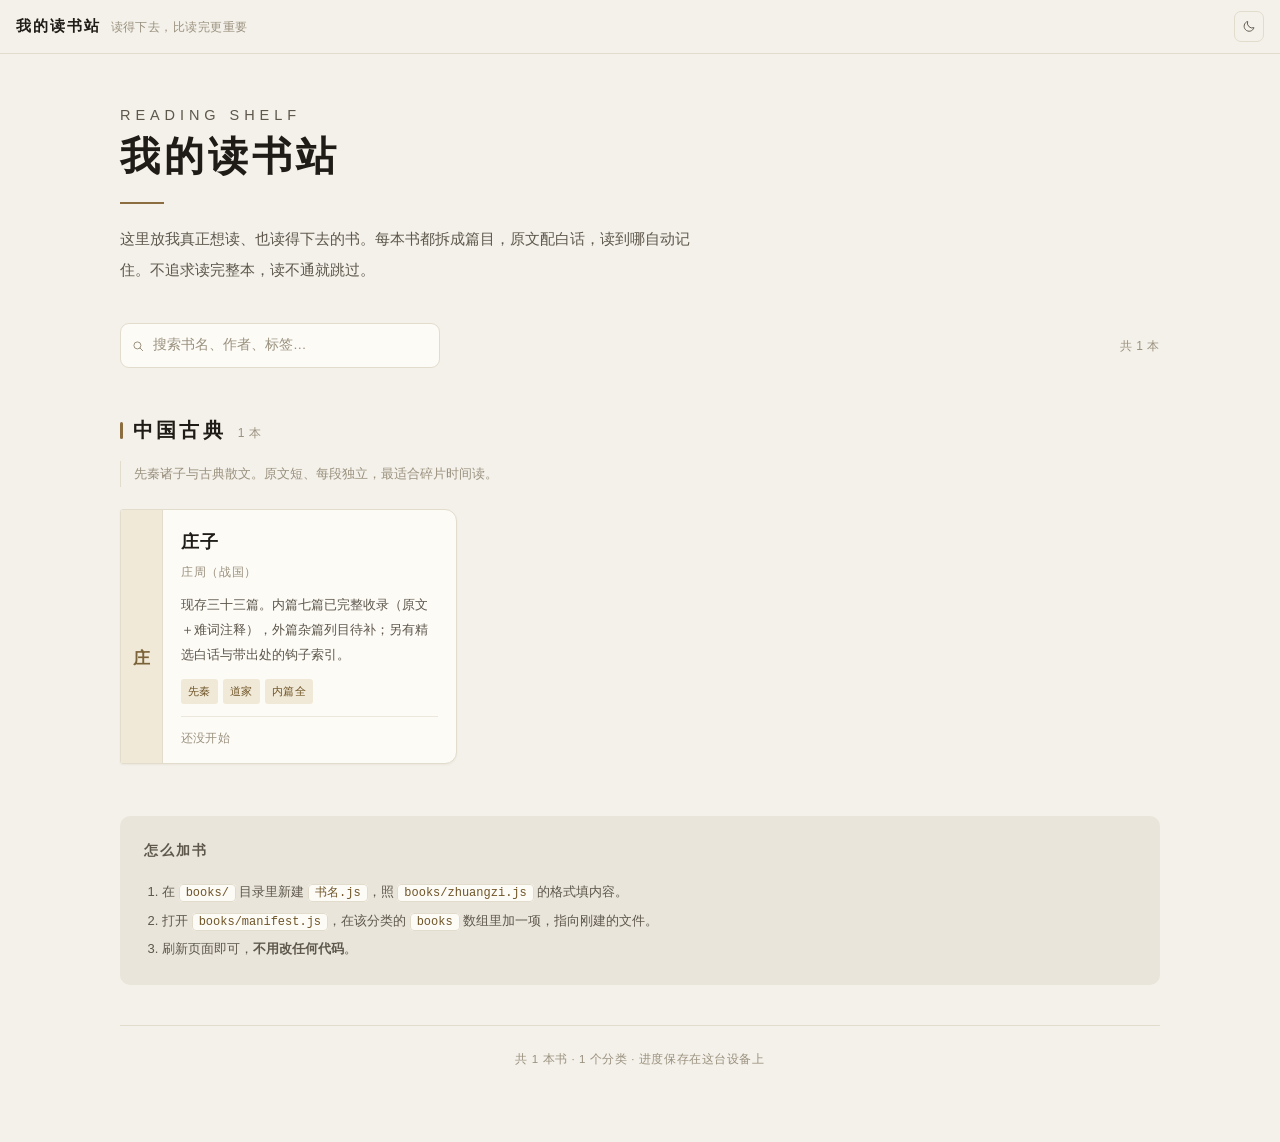
<file: index.html>
<!DOCTYPE html>
<html lang="zh-CN">
<head>
<meta charset="UTF-8">
<meta name="viewport" content="width=device-width, initial-scale=1.0, viewport-fit=cover">
<title>我的读书站</title>
<link rel="stylesheet" href="styles.css">
<script>
  /* 尽早应用深色模式，避免打开时白一下再变黑 */
  try {
    var s = JSON.parse(localStorage.getItem("lib.settings") || "{}");
    var t = (s.theme === "dark" || s.theme === "light") ? s.theme
          : (window.matchMedia("(prefers-color-scheme: dark)").matches ? "dark" : "light");
    document.documentElement.setAttribute("data-theme", t);
    if (typeof s.font === "number" && s.font >= 15 && s.font <= 30) {
      document.documentElement.style.setProperty("--fs", s.font + "px");
    }
  } catch (e) {}
</script>
</head>
<body class="shelf-page">

<!-- 图标库 -->
<svg style="display:none" aria-hidden="true">
  <symbol id="i-menu" viewBox="0 0 24 24"><path d="M4 7h16M4 12h16M4 17h16" fill="none" stroke="currentColor" stroke-width="1.7" stroke-linecap="round"/></symbol>
  <symbol id="i-back" viewBox="0 0 24 24"><path d="M14.5 6L9 12l5.5 6" fill="none" stroke="currentColor" stroke-width="1.9" stroke-linecap="round" stroke-linejoin="round"/></symbol>
  <symbol id="i-moon" viewBox="0 0 24 24"><path d="M20 14.5A8.2 8.2 0 0 1 9.5 4a8.4 8.4 0 1 0 10.5 10.5z" fill="none" stroke="currentColor" stroke-width="1.6" stroke-linejoin="round"/></symbol>
  <symbol id="i-sun" viewBox="0 0 24 24"><circle cx="12" cy="12" r="4" fill="none" stroke="currentColor" stroke-width="1.6"/><path d="M12 2.5v2.2M12 19.3v2.2M21.5 12h-2.2M4.7 12H2.5M18.7 5.3l-1.6 1.6M6.9 17.1l-1.6 1.6M18.7 18.7l-1.6-1.6M6.9 6.9L5.3 5.3" fill="none" stroke="currentColor" stroke-width="1.6" stroke-linecap="round"/></symbol>
  <symbol id="i-plus" viewBox="0 0 24 24"><path d="M12 6v12M6 12h12" fill="none" stroke="currentColor" stroke-width="1.8" stroke-linecap="round"/></symbol>
  <symbol id="i-minus" viewBox="0 0 24 24"><path d="M6 12h12" fill="none" stroke="currentColor" stroke-width="1.8" stroke-linecap="round"/></symbol>
  <symbol id="i-search" viewBox="0 0 24 24"><circle cx="11" cy="11" r="6" fill="none" stroke="currentColor" stroke-width="1.7"/><path d="M15.5 15.5L20 20" fill="none" stroke="currentColor" stroke-width="1.7" stroke-linecap="round"/></symbol>
</svg>

<header class="topbar">
  <div class="brand">
    <span class="brand-name" id="siteTitle">我的读书站</span>
    <span class="brand-sub" id="siteSubtitle"></span>
  </div>
  <div class="tools">
    <button class="tbtn icon-only" id="themeBtn" title="切换深色/浅色" aria-label="切换深色或浅色"></button>
  </div>
</header>

<main class="shelf">

  <section class="hero">
    <p class="hero-eyebrow">Reading Shelf</p>
    <h1 id="heroTitle"></h1>
    <div class="hero-rule"></div>
    <p id="heroIntro"></p>
  </section>

  <div class="shelf-bar">
    <div class="search-wrap">
      <svg class="icon" aria-hidden="true"><use href="#i-search"></use></svg>
      <input type="search" id="filter" class="filter" placeholder="搜索书名、作者、标签…" aria-label="搜索">
    </div>
    <span class="shelf-stat" id="shelfStat"></span>
  </div>

  <div id="categories"></div>

  <section class="howto">
    <h2>怎么加书</h2>
    <ol>
      <li>在 <code>books/</code> 目录里新建 <code>书名.js</code>，照 <code>books/zhuangzi.js</code> 的格式填内容。</li>
      <li>打开 <code>books/manifest.js</code>，在该分类的 <code>books</code> 数组里加一项，指向刚建的文件。</li>
      <li>刷新页面即可，<strong>不用改任何代码</strong>。</li>
    </ol>
  </section>

  <footer class="foot">
    <span id="footNote"></span>
  </footer>

</main>

<script src="books/manifest.js"></script>
<script src="js/store.js"></script>
<script src="js/shelf.js"></script>
</body>
</html>
</file>
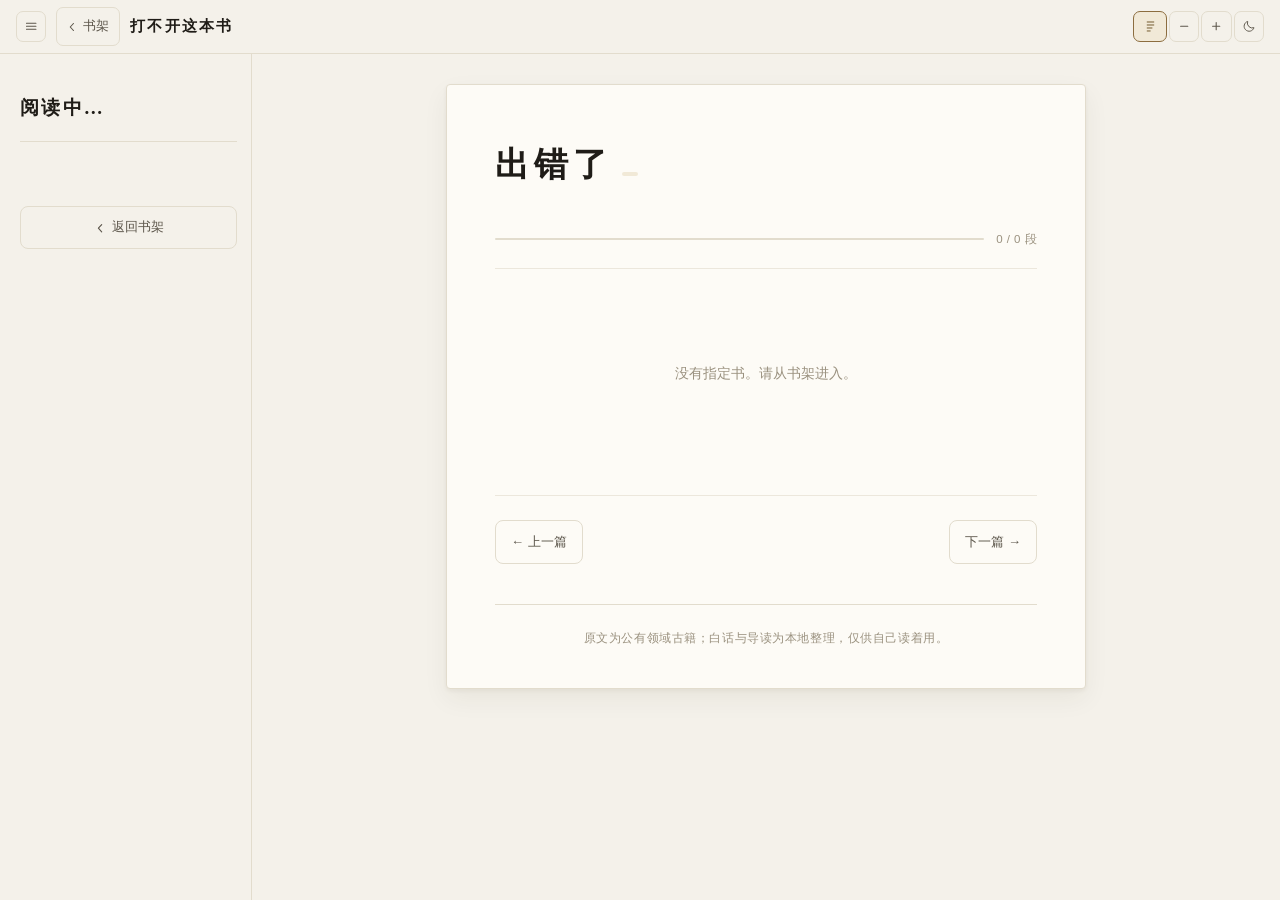
<file: reader.html>
<!DOCTYPE html>
<html lang="zh-CN">
<head>
<meta charset="UTF-8">
<meta name="viewport" content="width=device-width, initial-scale=1.0, viewport-fit=cover">
<title>阅读中…</title>
<link rel="stylesheet" href="styles.css">
<script>
  try {
    var s = JSON.parse(localStorage.getItem("lib.settings") || "{}");
    var t = (s.theme === "dark" || s.theme === "light") ? s.theme
          : (window.matchMedia("(prefers-color-scheme: dark)").matches ? "dark" : "light");
    document.documentElement.setAttribute("data-theme", t);
    if (typeof s.font === "number" && s.font >= 15 && s.font <= 30) {
      document.documentElement.style.setProperty("--fs", s.font + "px");
    }
  } catch (e) {}
</script>
</head>
<body class="reader-page">

<!-- 图标库 -->
<svg style="display:none" aria-hidden="true">
  <symbol id="i-menu" viewBox="0 0 24 24"><path d="M4 7h16M4 12h16M4 17h16" fill="none" stroke="currentColor" stroke-width="1.7" stroke-linecap="round"/></symbol>
  <symbol id="i-back" viewBox="0 0 24 24"><path d="M14.5 6L9 12l5.5 6" fill="none" stroke="currentColor" stroke-width="1.9" stroke-linecap="round" stroke-linejoin="round"/></symbol>
  <symbol id="i-right" viewBox="0 0 24 24"><path d="M9.5 6L15 12l-5.5 6" fill="none" stroke="currentColor" stroke-width="1.9" stroke-linecap="round" stroke-linejoin="round"/></symbol>
  <symbol id="i-moon" viewBox="0 0 24 24"><path d="M20 14.5A8.2 8.2 0 0 1 9.5 4a8.4 8.4 0 1 0 10.5 10.5z" fill="none" stroke="currentColor" stroke-width="1.6" stroke-linejoin="round"/></symbol>
  <symbol id="i-sun" viewBox="0 0 24 24"><circle cx="12" cy="12" r="4" fill="none" stroke="currentColor" stroke-width="1.6"/><path d="M12 2.5v2.2M12 19.3v2.2M21.5 12h-2.2M4.7 12H2.5M18.7 5.3l-1.6 1.6M6.9 17.1l-1.6 1.6M18.7 18.7l-1.6-1.6M6.9 6.9L5.3 5.3" fill="none" stroke="currentColor" stroke-width="1.6" stroke-linecap="round"/></symbol>
  <symbol id="i-plus" viewBox="0 0 24 24"><path d="M12 6v12M6 12h12" fill="none" stroke="currentColor" stroke-width="1.8" stroke-linecap="round"/></symbol>
  <symbol id="i-minus" viewBox="0 0 24 24"><path d="M6 12h12" fill="none" stroke="currentColor" stroke-width="1.8" stroke-linecap="round"/></symbol>
  <symbol id="i-para" viewBox="0 0 24 24"><path d="M7 5h11M7 10h11M7 15h8M7 20h5" fill="none" stroke="currentColor" stroke-width="1.6" stroke-linecap="round"/></symbol>
</svg>

<header class="topbar">
  <button class="tbtn icon-only menu-btn" id="menuBtn" aria-label="打开目录"></button>
  <a class="back-link" id="backBtn" href="index.html">
    <svg class="icon" aria-hidden="true"><use href="#i-back"></use></svg>书架
  </a>
  <div class="brand">
    <span class="brand-name" id="brandName">阅读中…</span>
    <span class="brand-sub" id="brandSub"></span>
  </div>
  <div class="tools">
    <button class="tbtn" id="modeBtn" title="显示或隐藏白话">对照</button>
    <button class="tbtn icon-only" id="fontDec" title="缩小字号" aria-label="缩小字号"><svg class="icon"><use href="#i-minus"></use></svg></button>
    <button class="tbtn icon-only" id="fontInc" title="放大字号" aria-label="放大字号"><svg class="icon"><use href="#i-plus"></use></svg></button>
    <button class="tbtn icon-only" id="themeBtn" title="切换深色/浅色" aria-label="切换深色或浅色"></button>
  </div>
</header>

<div class="layout">

  <aside class="sidebar" id="sidebar">
    <p class="side-crumb" id="sideCrumb"></p>
    <h1 class="side-title" id="sideTitle">阅读中…</h1>
    <p class="side-author" id="sideAuthor"></p>
    <p class="side-intro" id="sideIntro"></p>
    <nav class="toc" id="toc" aria-label="目录"></nav>
    <button class="side-return" id="sideReturn" type="button">
      <svg class="icon" aria-hidden="true"><use href="#i-back"></use></svg>返回书架
    </button>
  </aside>

  <div class="scrim" id="scrim"></div>

  <main class="reader" id="reader">
    <article class="paper">

      <header class="chapter-head" id="chapterHead">
        <p class="chapter-source" id="chapterSource"></p>
        <h2 class="chapter-title">
          <span id="chapterTitle"></span>
          <i class="chapter-status" id="chapterStatus"></i>
        </h2>
        <p class="chapter-summary" id="chapterSummary"></p>
        <p class="chapter-note" id="chapterNote" hidden></p>
        <div class="chapter-tags" id="chapterTags"></div>
      </header>

      <div class="progress-wrap" id="progressWrap">
        <div class="progress-bar"><div class="progress-fill" id="progressFill"></div></div>
        <span class="progress-text" id="progressText">0 / 0 段</span>
      </div>

      <section class="planned" id="planned" hidden>
        <h3 id="plannedTitle"></h3>
        <p class="planned-note" id="plannedNote"></p>
        <div id="plannedBody"></div>
      </section>

      <div class="segments" id="segments"></div>

      <nav class="pager" id="chapterPager">
        <button class="pager-btn" id="prevBtn">← 上一篇</button>
        <button class="pager-btn" id="nextBtn">下一篇 →</button>
      </nav>

      <section class="hooks" id="hooks" hidden>
        <h3 id="hooksTitle"></h3>
        <p class="hooks-note" id="hooksNote"></p>
        <div class="hook-grid" id="hookGrid"></div>
      </section>

      <footer class="foot">
        原文为公有领域古籍；白话与导读为本地整理，仅供自己读着用。
      </footer>

    </article>
  </main>

</div>

<script src="books/manifest.js"></script>
<script src="js/store.js"></script>
<script src="js/reader.js"></script>
</body>
</html>
</file>
<file: styles.css>
/* ============================================================
   我的读书站 —— 样式
   设计方向：纸质书质感。米白纸面、宋体标题、极细描边、
   唯一强调色是暖褐，不用浏览器默认的紫色链接。
   ============================================================ */

:root {
  --bg: #f4f1ea;
  --bg-tint: #eae5da;
  --paper: #fdfbf6;
  --ink: #1f1c17;
  --ink-soft: #5d574c;
  --ink-faint: #9a917f;
  --line: #e2dccd;
  --line-soft: #ece7dc;
  --accent: #8c6d3f;
  --accent-ink: #6f5528;
  --accent-soft: #f1e9d7;
  --serif: "Songti SC", "SimSun", "Noto Serif SC", "Source Han Serif SC", serif;
  --sans: -apple-system, "Segoe UI", "PingFang SC", "Microsoft YaHei", sans-serif;
  --fs: 19px;
  --reading-width: 40rem;
  --shadow-sm: 0 1px 2px rgba(58, 44, 24, .05);
  --shadow-md: 0 2px 4px rgba(58, 44, 24, .05), 0 10px 26px rgba(58, 44, 24, .06);
}

html[data-theme="dark"] {
  --bg: #16151a;
  --bg-tint: #1c1b21;
  --paper: #1d1c22;
  --ink: #e9e4d9;
  --ink-soft: #a8a294;
  --ink-faint: #746e63;
  --line: #2e2c34;
  --line-soft: #26242c;
  --accent: #cba96d;
  --accent-ink: #dcc08a;
  --accent-soft: #292419;
  --shadow-sm: 0 1px 2px rgba(0, 0, 0, .3);
  --shadow-md: 0 2px 4px rgba(0, 0, 0, .3), 0 10px 26px rgba(0, 0, 0, .28);
}

* { box-sizing: border-box; }

html { overflow-x: hidden; }

html, body {
  margin: 0;
  padding: 0;
  background: var(--bg);
  color: var(--ink);
}

body {
  font-family: var(--sans);
  font-size: var(--fs);
  line-height: 1.85;
  overflow-x: hidden;
  -webkit-font-smoothing: antialiased;
  text-rendering: optimizeLegibility;
}

/* 不做浏览器默认的紫色链接 */
a { color: inherit; text-decoration: none; }

::selection { background: var(--accent-soft); color: var(--accent-ink); }

.empty {
  padding: 44px 0;
  text-align: center;
  color: var(--ink-faint);
  font-size: 14px;
}

/* ---- 图标 ---- */
.icon { width: 1.15em; height: 1.15em; display: block; }

/* ============================================================
   顶部栏
   ============================================================ */
.topbar {
  position: sticky;
  top: 0;
  z-index: 30;
  display: flex;
  align-items: center;
  gap: 10px;
  height: 54px;
  padding: 0 16px;
  background: var(--bg);
  border-bottom: 1px solid var(--line);
}

.brand { display: flex; align-items: baseline; gap: 9px; min-width: 0; overflow: hidden; }
.brand-name {
  font-family: var(--serif);
  font-size: 15px;
  font-weight: 600;
  letter-spacing: .14em;
  color: var(--ink);
  white-space: nowrap;
}
.brand-sub {
  font-size: 11.5px;
  letter-spacing: .04em;
  color: var(--ink-faint);
  white-space: nowrap;
  overflow: hidden;
  text-overflow: ellipsis;
}

.tools { margin-left: auto; display: flex; align-items: center; gap: 2px; flex: 0 0 auto; }

/* 顶部所有按钮统一成描边小方钮 */
.tbtn {
  display: inline-flex;
  align-items: center;
  justify-content: center;
  gap: 5px;
  font: inherit;
  font-size: 12.5px;
  line-height: 1;
  color: var(--ink-soft);
  background: transparent;
  border: 1px solid var(--line);
  border-radius: 7px;
  padding: 7px 9px;
  cursor: pointer;
  white-space: nowrap;
  transition: color .15s, border-color .15s, background .15s;
}
.tbtn:hover { color: var(--accent-ink); border-color: var(--accent); }
.tbtn.on { color: var(--accent-ink); border-color: var(--accent); background: var(--accent-soft); }
.tbtn.icon-only { padding: 7px; }

/* 返回：图标 + 文字，永不竖排 */
.back-link {
  display: inline-flex;
  align-items: center;
  gap: 4px;
  flex: 0 0 auto;
  font-size: 12.5px;
  color: var(--ink-soft);
  border: 1px solid var(--line);
  border-radius: 7px;
  padding: 7px 10px 7px 8px;
  white-space: nowrap;
  transition: color .15s, border-color .15s;
}
.back-link:hover { color: var(--accent-ink); border-color: var(--accent); }
.back-link .icon { width: 14px; height: 14px; }

/* ============================================================
   书架页
   ============================================================ */
.shelf {
  max-width: 68rem;
  margin: 0 auto;
  padding: 46px 24px 72px;
}

.hero { margin-bottom: 38px; }

.hero-eyebrow {
  margin: 0 0 14px;
  font-size: 11.5px;
  letter-spacing: .34em;
  text-transform: uppercase;
  color: var(--accent);
}

.hero h1 {
  margin: 0 0 18px;
  font-family: var(--serif);
  font-size: clamp(28px, 4.4vw, 40px);
  font-weight: 700;
  letter-spacing: .1em;
  line-height: 1.35;
  color: var(--ink);
}

.hero-rule {
  width: 44px;
  height: 2px;
  background: var(--accent);
  margin-bottom: 20px;
}

.hero p {
  margin: 0;
  max-width: 36rem;
  font-size: 14.5px;
  line-height: 2.1;
  color: var(--ink-soft);
}

/* 工具条 */
.shelf-bar {
  display: flex;
  align-items: center;
  gap: 14px;
  margin-bottom: 40px;
  padding-bottom: 4px;
}

.search-wrap {
  position: relative;
  flex: 1 1 auto;
  min-width: 0;
  max-width: 20rem;
}
.search-wrap .icon {
  position: absolute;
  left: 11px;
  top: 50%;
  transform: translateY(-50%);
  width: 14px;
  height: 14px;
  color: var(--ink-faint);
  pointer-events: none;
}
.filter {
  width: 100%;
  font: inherit;
  font-size: 13.5px;
  color: var(--ink);
  background: var(--paper);
  border: 1px solid var(--line);
  border-radius: 9px;
  padding: 9px 12px 9px 32px;
  outline: none;
  transition: border-color .15s, box-shadow .15s;
}
.filter:focus { border-color: var(--accent); box-shadow: 0 0 0 3px var(--accent-soft); }
.filter::placeholder { color: var(--ink-faint); }

.shelf-stat {
  flex: 0 0 auto;
  margin-left: auto;
  font-size: 12px;
  letter-spacing: .05em;
  color: var(--ink-faint);
  white-space: nowrap;
}

/* 分类 */
.category { margin-bottom: 52px; }

.category-head {
  display: flex;
  align-items: baseline;
  gap: 12px;
  margin-bottom: 6px;
}
.category-name {
  display: flex;
  align-items: baseline;
  gap: 10px;
  margin: 0;
  font-family: var(--serif);
  font-size: 20px;
  font-weight: 700;
  letter-spacing: .16em;
  color: var(--ink);
}
.category-name::before {
  content: "";
  align-self: center;
  width: 3px;
  height: 17px;
  background: var(--accent);
  border-radius: 2px;
}
.category-count {
  font-size: 12px;
  letter-spacing: .06em;
  color: var(--ink-faint);
}
.category-note {
  margin: 12px 0 22px;
  padding-left: 13px;
  font-size: 13px;
  line-height: 1.95;
  color: var(--ink-faint);
  border-left: 1px solid var(--line);
}

/* 书卡片 */
.book-grid {
  display: grid;
  grid-template-columns: repeat(auto-fill, minmax(min(300px, 100%), 1fr));
  gap: 14px;
}

.book-card {
  display: flex;
  gap: 0;
  min-width: 0;
  overflow: hidden;
  background: var(--paper);
  border: 1px solid var(--line);
  border-radius: 3px 12px 12px 3px;
  box-shadow: var(--shadow-sm);
  transition: box-shadow .18s, border-color .18s, transform .18s;
}
.book-card:hover {
  box-shadow: var(--shadow-md);
  border-color: var(--accent);
  transform: translateY(-1px);
}

/* 书脊 */
.spine {
  flex: 0 0 42px;
  display: flex;
  align-items: center;
  justify-content: center;
  background: var(--accent-soft);
  border-right: 1px solid var(--line);
}
.spine span {
  writing-mode: vertical-rl;
  font-family: var(--serif);
  font-size: 17px;
  font-weight: 700;
  letter-spacing: .22em;
  color: var(--accent-ink);
  opacity: .9;
}

.book-body {
  flex: 1 1 auto;
  min-width: 0;
  padding: 16px 18px 14px;
  display: flex;
  flex-direction: column;
}

.book-body h3 {
  margin: 0 0 4px;
  font-family: var(--serif);
  font-size: 17.5px;
  font-weight: 700;
  letter-spacing: .08em;
  color: var(--ink);
  word-break: break-word;
}
.book-author {
  margin: 0 0 10px;
  font-size: 11.5px;
  letter-spacing: .06em;
  color: var(--ink-faint);
  word-break: break-word;
}
.book-summary {
  margin: 0 0 12px;
  font-size: 13px;
  line-height: 1.9;
  color: var(--ink-soft);
  word-break: break-word;
}

.book-tags { display: flex; flex-wrap: wrap; gap: 5px; margin-bottom: 12px; }
.book-tags span {
  font-size: 11px;
  letter-spacing: .04em;
  color: var(--accent-ink);
  background: var(--accent-soft);
  border-radius: 3px;
  padding: 2px 7px;
}

.book-foot {
  display: flex;
  align-items: center;
  gap: 9px;
  margin-top: auto;
  padding-top: 11px;
  border-top: 1px solid var(--line-soft);
}
.mini-bar {
  flex: 1 1 auto;
  min-width: 0;
  max-width: 96px;
  height: 2px;
  background: var(--line);
  border-radius: 999px;
  overflow: hidden;
}
.mini-fill { height: 100%; background: var(--accent); border-radius: 999px; }
.mini-text {
  font-size: 11.5px;
  letter-spacing: .02em;
  color: var(--accent-ink);
  white-space: nowrap;
}
.mini-text.muted { color: var(--ink-faint); }

/* 加书说明：做成安静的脚注，不抢视线 */
.howto {
  margin-top: 20px;
  padding: 22px 24px;
  background: var(--bg-tint);
  border-radius: 10px;
}
.howto h2 {
  margin: 0 0 14px;
  font-family: var(--serif);
  font-size: 14px;
  font-weight: 700;
  letter-spacing: .14em;
  color: var(--ink-soft);
}
.howto ol {
  margin: 0;
  padding-left: 18px;
  font-size: 13px;
  line-height: 2.15;
  color: var(--ink-soft);
}
.howto code {
  font-family: Consolas, Menlo, monospace;
  font-size: 12px;
  color: var(--accent-ink);
  background: var(--paper);
  border: 1px solid var(--line);
  padding: 1px 6px;
  border-radius: 4px;
  word-break: break-all;
}

.foot {
  margin-top: 40px;
  padding-top: 22px;
  border-top: 1px solid var(--line);
  font-size: 11.5px;
  letter-spacing: .05em;
  line-height: 2;
  color: var(--ink-faint);
  text-align: center;
  word-break: break-word;
}

/* ============================================================
   阅读页
   ============================================================ */
.layout { display: flex; align-items: flex-start; }

.sidebar {
  position: sticky;
  top: 54px;
  flex: 0 0 252px;
  height: calc(100vh - 54px);
  overflow-y: auto;
  padding: 24px 14px 40px 20px;
  border-right: 1px solid var(--line);
  background: var(--bg);
}

.side-crumb {
  margin: 0 0 12px;
  font-size: 11px;
  letter-spacing: .12em;
  color: var(--accent);
  word-break: break-word;
}
.side-title {
  margin: 0 0 4px;
  font-family: var(--serif);
  font-size: 19px;
  font-weight: 700;
  letter-spacing: .12em;
}
.side-author {
  margin: 0 0 16px;
  font-size: 11.5px;
  letter-spacing: .05em;
  color: var(--ink-faint);
}
.side-intro {
  margin: 0 0 20px;
  padding-top: 16px;
  border-top: 1px solid var(--line);
  font-size: 12.5px;
  line-height: 1.95;
  color: var(--ink-faint);
}

.toc {
  display: flex;
  flex-direction: column;
  gap: 3px;
  padding-top: 4px;
}

.toc-item {
  display: block;
  width: 100%;
  text-align: left;
  font: inherit;
  color: var(--ink-soft);
  background: transparent;
  border: 0;
  border-left: 2px solid transparent;
  border-radius: 0 8px 8px 0;
  padding: 10px 12px;
  cursor: pointer;
  transition: background .15s, color .15s, border-color .15s;
}
.toc-item > span {
  display: block;
  font-family: var(--serif);
  font-size: 15.5px;
  letter-spacing: .08em;
}
.toc-item:hover { background: var(--bg-tint); color: var(--ink); }
.toc-item.active {
  color: var(--accent-ink);
  border-left-color: var(--accent);
  background: var(--accent-soft);
}
.toc-item.active > span { font-weight: 700; }
.toc-item small {
  display: block;
  font-family: var(--sans);
  font-size: 11px;
  font-weight: 400;
  letter-spacing: .02em;
  color: var(--ink-faint);
  margin-top: 3px;
}

.side-return {
  display: flex;
  align-items: center;
  justify-content: center;
  gap: 5px;
  width: 100%;
  margin-top: 24px;
  font: inherit;
  font-size: 12.5px;
  color: var(--ink-soft);
  background: transparent;
  border: 1px solid var(--line);
  border-radius: 8px;
  padding: 9px;
  cursor: pointer;
  white-space: nowrap;
  transition: color .15s, border-color .15s;
}
.side-return:hover { color: var(--accent-ink); border-color: var(--accent); }

.scrim {
  display: none;
  position: fixed;
  inset: 54px 0 0 0;
  background: rgba(0, 0, 0, .35);
  z-index: 20;
}
.scrim.show { display: block; }

/* 正文 */
.reader { flex: 1 1 auto; min-width: 0; padding: 30px 22px 64px; }

.paper {
  max-width: var(--reading-width);
  margin: 0 auto;
  background: var(--paper);
  border: 1px solid var(--line);
  border-radius: 4px;
  box-shadow: var(--shadow-md);
  padding: 46px 48px 38px;
}

.chapter-source {
  margin: 0 0 10px;
  font-size: 11px;
  letter-spacing: .16em;
  color: var(--accent);
}
.chapter-title {
  margin: 0 0 14px;
  font-family: var(--serif);
  font-size: clamp(26px, 4.6vw, 34px);
  font-weight: 700;
  letter-spacing: .15em;
  line-height: 1.4;
  color: var(--ink);
}
.chapter-summary {
  margin: 0 0 16px;
  font-size: 14.5px;
  line-height: 1.95;
  color: var(--ink-soft);
}
.chapter-tags { display: flex; flex-wrap: wrap; gap: 6px; margin-bottom: 24px; }
.chapter-tags span {
  font-size: 11px;
  letter-spacing: .04em;
  color: var(--accent-ink);
  background: var(--accent-soft);
  border-radius: 3px;
  padding: 2px 8px;
}

.progress-wrap {
  display: flex;
  align-items: center;
  gap: 12px;
  margin-bottom: 34px;
  padding-bottom: 18px;
  border-bottom: 1px solid var(--line-soft);
}
.progress-bar {
  flex: 1 1 auto;
  min-width: 0;
  height: 2px;
  background: var(--line);
  border-radius: 999px;
  overflow: hidden;
}
.progress-fill {
  height: 100%;
  width: 0;
  background: var(--accent);
  border-radius: 999px;
  transition: width .25s;
}
.progress-text {
  flex: 0 0 auto;
  font-size: 11.5px;
  letter-spacing: .04em;
  color: var(--ink-faint);
  white-space: nowrap;
}

.segments { display: flex; flex-direction: column; gap: 34px; }
.seg { position: relative; }

.seg-original {
  margin: 0;
  font-family: var(--serif);
  font-size: 1.14em;
  line-height: 2.15;
  letter-spacing: .045em;
  text-indent: 2em;
  color: var(--ink);
}

.seg-note {
  margin: 12px 0 0;
  padding: 12px 16px;
  font-size: .86em;
  line-height: 2;
  color: var(--ink-soft);
  background: var(--accent-soft);
  border-radius: 3px 8px 8px 3px;
  border-left: 2px solid var(--accent);
}
body.hide-note .seg-note { display: none; }

.seg-idx {
  position: absolute;
  left: -2.5em;
  top: .6em;
  width: 2em;
  text-align: right;
  font-size: 11.5px;
  letter-spacing: .02em;
  color: var(--ink-faint);
  font-variant-numeric: tabular-nums;
}
@media (max-width: 1180px) { .seg-idx { display: none; } }

.pager {
  display: flex;
  justify-content: space-between;
  gap: 12px;
  margin-top: 50px;
  padding-top: 24px;
  border-top: 1px solid var(--line-soft);
}
.pager-btn {
  display: inline-flex;
  align-items: center;
  gap: 5px;
  font: inherit;
  font-size: 13px;
  color: var(--ink-soft);
  background: transparent;
  border: 1px solid var(--line);
  border-radius: 8px;
  padding: 9px 15px;
  cursor: pointer;
  transition: color .15s, border-color .15s, background .15s;
}
.pager-btn:hover:not(:disabled) {
  color: var(--accent-ink);
  border-color: var(--accent);
  background: var(--accent-soft);
}
.pager-btn:disabled { opacity: .3; cursor: not-allowed; }

/* 钩子卡片 */
.hooks {
  margin-top: 50px;
  padding-top: 30px;
  border-top: 1px solid var(--line);
}
.hooks h3 {
  margin: 0 0 10px;
  font-family: var(--serif);
  font-size: 17px;
  font-weight: 700;
  letter-spacing: .16em;
  color: var(--accent-ink);
}
.hooks-note {
  margin: 0 0 20px;
  font-size: 13px;
  line-height: 2;
  color: var(--ink-faint);
}
.hook-grid {
  display: grid;
  grid-template-columns: repeat(auto-fill, minmax(min(200px, 100%), 1fr));
  gap: 10px;
}
.hook {
  display: flex;
  flex-direction: column;
  padding: 14px 16px;
  background: var(--bg-tint);
  border-radius: 8px;
}
.hook h4 {
  margin: 0 0 6px;
  font-family: var(--serif);
  font-size: 14px;
  font-weight: 700;
  letter-spacing: .07em;
  color: var(--accent-ink);
}
.hook p { margin: 0; font-size: 12.5px; line-height: 1.9; color: var(--ink-soft); }

/* 钩子 -> 原文的跳转 */
.hook-jump {
  align-self: flex-start;
  margin-top: 10px;
  font: inherit;
  font-size: 11.5px;
  color: var(--accent-ink);
  background: transparent;
  border: 1px solid var(--accent);
  border-radius: 999px;
  padding: 3px 10px;
  cursor: pointer;
  white-space: nowrap;
  transition: background .15s;
}
.hook-jump:hover { background: var(--accent-soft); }
.hook-src {
  margin-top: 10px;
  font-size: 11px;
  color: var(--ink-faint);
}

/* ============================================================
   完整 / 节选 / 待收录 标记
   ============================================================ */
.chapter-title { display: flex; align-items: baseline; flex-wrap: wrap; gap: 10px; }

.chapter-status {
  font-family: var(--sans);
  font-size: 11px;
  font-style: normal;
  font-weight: 600;
  letter-spacing: .08em;
  color: var(--accent-ink);
  background: var(--accent-soft);
  border-radius: 3px;
  padding: 2px 8px;
  vertical-align: middle;
}
.chapter-status.partial { color: var(--ink-soft); background: var(--bg-tint); }
.chapter-status.planned { color: var(--ink-faint); background: var(--bg-tint); }

.chapter-note {
  margin: 0 0 16px;
  padding: 9px 13px;
  font-size: 12.5px;
  line-height: 1.9;
  color: var(--ink-faint);
  background: var(--bg-tint);
  border-radius: 6px;
}

/* 目录里的状态小标 */
.toc-badge {
  display: inline-block;
  margin-left: 7px;
  font-family: var(--sans);
  font-size: 10px;
  font-style: normal;
  font-weight: 600;
  letter-spacing: .04em;
  color: var(--ink-faint);
  background: var(--bg-tint);
  border-radius: 3px;
  padding: 1px 6px;
  vertical-align: 1px;
}
.toc-item.active .toc-badge { color: var(--accent-ink); background: var(--paper); }

/* 难词注释 */
.gloss {
  margin: 12px 0 0;
  padding: 11px 15px;
  font-size: .84em;
  line-height: 1.9;
  background: var(--bg-tint);
  border-radius: 7px;
  border-left: 2px solid var(--line);
}
.gloss dt {
  display: inline;
  font-weight: 700;
  color: var(--accent-ink);
  letter-spacing: .03em;
}
.gloss dd {
  display: inline;
  margin: 0;
  color: var(--ink-soft);
}
.gloss dd::after { content: ""; display: block; margin-bottom: 5px; }
.gloss dt::after { content: "："; }
body.hide-note .gloss { display: none; }

/* 外篇杂篇清单 */
.planned { padding-top: 10px; }
.planned h3 {
  margin: 0 0 10px;
  font-family: var(--serif);
  font-size: 20px;
  font-weight: 700;
  letter-spacing: .14em;
  color: var(--ink);
}
.planned-note {
  margin: 0 0 22px;
  font-size: 13px;
  line-height: 2;
  color: var(--ink-faint);
}
.planned-row {
  display: flex;
  gap: 14px;
  padding: 13px 0;
  border-top: 1px solid var(--line-soft);
}
.planned-name {
  flex: 0 0 46px;
  font-family: var(--serif);
  font-size: 13.5px;
  font-weight: 700;
  letter-spacing: .1em;
  color: var(--accent-ink);
}
.planned-items {
  flex: 1 1 auto;
  min-width: 0;
  font-size: 13px;
  line-height: 2;
  color: var(--ink-soft);
  word-break: break-word;
}

/* ============================================================
   窄屏
   ============================================================ */
@media (max-width: 880px) {
  .menu-btn { display: inline-flex; }
  .brand-sub { display: none; }

  .shelf { padding: 30px 16px 60px; }
  .hero { margin-bottom: 28px; }
  .hero p { font-size: 14px; }

  .shelf-bar { flex-wrap: wrap; gap: 10px; margin-bottom: 30px; }
  .search-wrap { max-width: none; flex: 1 1 100%; }
  .shelf-stat { margin-left: 0; }

  .category { margin-bottom: 40px; }
  .category-note { font-size: 12.5px; }
  .book-grid { grid-template-columns: 1fr; gap: 12px; }
  .spine { flex-basis: 36px; }
  .spine span { font-size: 15px; }
  .book-body { padding: 14px 15px 12px; }

  .howto { padding: 18px 16px; }

  .sidebar {
    position: fixed;
    top: 54px;
    left: 0;
    width: min(272px, 84vw);
    z-index: 25;
    box-shadow: var(--shadow-md);
    transform: translateX(-102%);
    transition: transform .22s ease;
  }
  .sidebar.open { transform: translateX(0); }

  .reader { padding: 18px 14px 54px; }
  .paper { padding: 28px 22px 26px; }
  .seg-original { line-height: 2.05; }
  .tbtn { padding: 6px 8px; font-size: 12px; }
  .back-link { padding: 6px 9px 6px 7px; }
}

@media (max-width: 430px) {
  /* 窄屏顶部栏太挤，书名在正文标题里已经有了，这里让位给按钮 */
  .brand { display: none; }
  .back-link { margin-right: auto; }
}

@media (max-width: 400px) {
  .brand-name { letter-spacing: .08em; }
  .tools { gap: 1px; }
  .book-body h3 { font-size: 16.5px; }
}

@media print {
  .topbar, .sidebar, .scrim, .pager, .progress-wrap, .hooks-note, .back-link { display: none !important; }
  .paper { box-shadow: none; border: 0; max-width: none; padding: 0; }
  body { background: #fff; }
}
</file>
